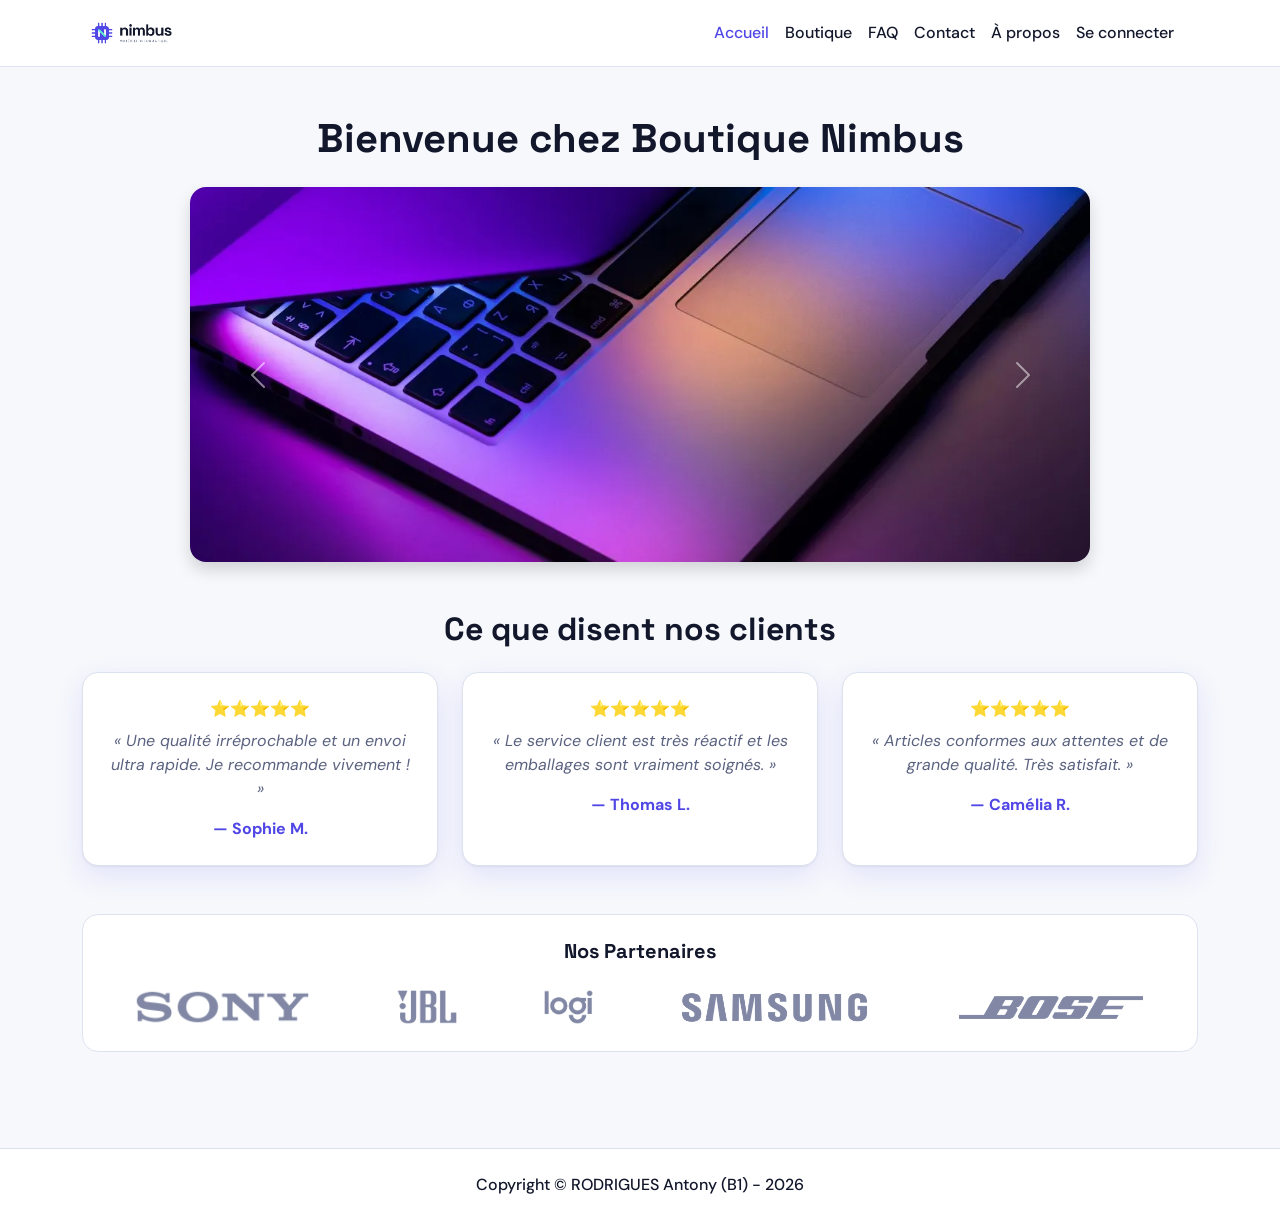
<file: index.html>
<!doctype html>
<html lang="fr">
  <head>
    <meta charset="utf-8" />
    <meta name="viewport" content="width=device-width, initial-scale=1" />
    <title>Boutique Nimbus - Accueil</title>
    <link
      href="https://cdn.jsdelivr.net/npm/bootstrap@5.3.8/dist/css/bootstrap.min.css"
      rel="stylesheet"
    />
    <link rel="stylesheet" href="css/style.css" />
    <link rel="icon" type="image/x-icon" href="images/favicon.ico" />
  </head>
  <body>
    <!-- Header -->
    <header>
      <!-- Navbar -->
      <nav class="navbar navbar-expand-lg">
        <div class="container">
          <a class="navbar-brand" href="index.html">
            <!-- Logos -->
            <img
              src="images/logo-clair.webp"
              alt="Logo Nimbus"
              class="logo-clair"
              height="40"
            />
            <img
              src="images/logo-sombre.webp"
              alt="Logo Nimbus"
              class="logo-sombre"
              height="40"
            />
          </a>
          <button
            class="navbar-toggler"
            type="button"
            aria-label="Ouvrir le menu"
            data-bs-toggle="collapse"
            data-bs-target="#monMenu"
          >
            <span class="navbar-toggler-icon"></span>
          </button>
          <div class="collapse navbar-collapse" id="monMenu">
            <!-- Liste de liens vers les autres pages -->
            <ul class="navbar-nav ms-auto me-lg-3">
              <li class="nav-item">
                <!-- Page Accueil -->
                <a class="nav-link active" href="index.html">Accueil</a>
              </li>
              <li class="nav-item">
                <!-- Page Boutique -->
                <a class="nav-link" href="pages/boutique.html">Boutique</a>
              </li>
              <li class="nav-item">
                <!-- Page FAQ -->
                <a class="nav-link" href="pages/faq.html">FAQ</a>
              </li>
              <li class="nav-item">
                <!-- Page Contact -->
                <a class="nav-link" href="pages/contact.html">Contact</a>
              </li>
              <li class="nav-item">
                <!-- Page À Propos -->
                <a class="nav-link" href="pages/a-propos.html">À propos</a>
              </li>
              <!-- Page Connexion -->
              <li class="nav-item">
                <a class="nav-link" href="pages/connexion.html">Se connecter</a>
              </li>
            </ul>
          </div>
        </div>
      </nav>
    </header>

    <main class="py-5">
      <div class="container">
        <!-- Carrousel -->
        <section class="carrousel-conteneur mx-auto mb-5">
          <h1 class="text-center fw-bold mb-4">
            Bienvenue chez Boutique Nimbus
          </h1>
          <div
            id="carrouselNimbus"
            class="carousel slide rounded-4 overflow-hidden shadow"
            data-bs-ride="carousel"
          >
            <!-- Images du carrousel -->
            <div class="carousel-inner">
              <div class="carousel-item active">
                <img
                  src="images/banner1.webp"
                  class="d-block w-100"
                  alt="Clavier d’ordinateur portable éclairé en violet"
                />
              </div>
              <div class="carousel-item">
                <img
                  src="images/banner2.webp"
                  class="d-block w-100"
                  alt="Casque audio, clavier et souris sans fil sur un bureau"
                />
              </div>
              <div class="carousel-item">
                <img
                  src="images/banner3.webp"
                  class="d-block w-100"
                  alt="Bureau lumineux avec ordinateur portable et plantes vertes"
                />
              </div>
            </div>
            <!-- Bouton image précédente -->
            <button
              class="carousel-control-prev"
              type="button"
              aria-label="Image précédente"
              data-bs-target="#carrouselNimbus"
              data-bs-slide="prev"
            >
              <span class="carousel-control-prev-icon"></span>
            </button>
            <!-- Bouton image suivante -->
            <button
              class="carousel-control-next"
              type="button"
              aria-label="Image suivante"
              data-bs-target="#carrouselNimbus"
              data-bs-slide="next"
            >
              <span class="carousel-control-next-icon"></span>
            </button>
          </div>
        </section>

        <!-- Section 3 Avis Clients -->
        <section class="mb-5">
          <h2 class="text-center fw-bold mb-4">Ce que disent nos clients</h2>
          <div class="row g-4">
            <div class="col-md-4">
              <div class="carte-avis p-4 text-center">
                <p class="mb-2">⭐⭐⭐⭐⭐</p>
                <p class="fst-italic text-muted">
                  « Une qualité irréprochable et un envoi ultra rapide. Je
                  recommande vivement ! »
                </p>
                <p class="fw-bold mb-0 text-primary">— Sophie M.</p>
              </div>
            </div>
            <div class="col-md-4">
              <div class="carte-avis p-4 text-center">
                <p class="mb-2">⭐⭐⭐⭐⭐</p>
                <p class="fst-italic text-muted">
                  « Le service client est très réactif et les emballages sont
                  vraiment soignés. »
                </p>
                <p class="fw-bold mb-0 text-primary">— Thomas L.</p>
              </div>
            </div>
            <div class="col-md-4">
              <div class="carte-avis p-4 text-center">
                <p class="mb-2">⭐⭐⭐⭐⭐</p>
                <p class="fst-italic text-muted">
                  « Articles conformes aux attentes et de grande qualité. Très
                  satisfait. »
                </p>
                <p class="fw-bold mb-0 text-primary">— Camélia R.</p>
              </div>
            </div>
          </div>
        </section>

        <!-- Section 5 Partenaires Alignés -->
        <section class="partenaires-section text-center py-4 rounded-4">
          <h3 class="h5 fw-bold mb-4">Nos Partenaires</h3>
          <div
            class="d-flex justify-content-around align-items-center gap-3 px-3"
          >
            <img
              src="images/partenaire1.webp"
              alt="Logo Sony"
              class="logo-partenaire"
            />
            <img
              src="images/partenaire2.webp"
              alt="Logo JBL"
              class="logo-partenaire"
            />
            <img
              src="images/partenaire3.webp"
              alt="Logo Logitech"
              class="logo-partenaire"
            />
            <img
              src="images/partenaire4.webp"
              alt="Logo Samsung"
              class="logo-partenaire"
            />
            <img
              src="images/partenaire5.webp"
              alt="Logo Bose"
              class="logo-partenaire"
            />
          </div>
        </section>
      </div>
    </main>
    <!-- Footer -->
    <footer class="text-center py-4 mt-5">
      <div class="container">
        <a href="mailto:a.rodrigues2@myskolae.fr"
          >Copyright &copy; RODRIGUES Antony (B1) - 2026</a
        >
      </div>
    </footer>

    <script src="https://cdn.jsdelivr.net/npm/bootstrap@5.3.8/dist/js/bootstrap.bundle.min.js"></script>
  </body>
</html>
</file>
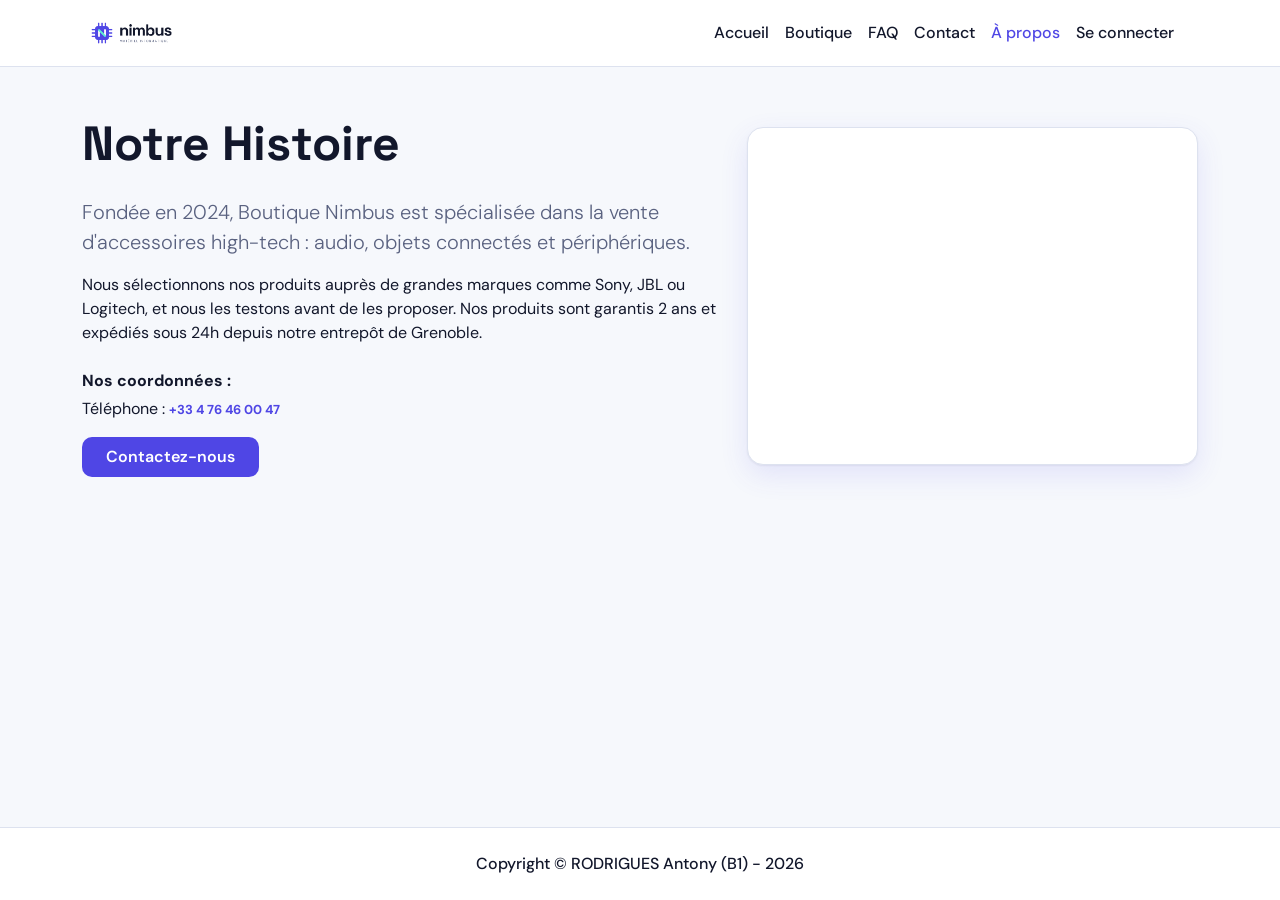
<file: pages/a-propos.html>
<!doctype html>
<html lang="fr">
  <head>
    <meta charset="utf-8" />
    <meta name="viewport" content="width=device-width, initial-scale=1" />
    <title>Boutique Nimbus - À propos</title>
    <link
      href="https://cdn.jsdelivr.net/npm/bootstrap@5.3.8/dist/css/bootstrap.min.css"
      rel="stylesheet"
    />
    <link rel="stylesheet" href="../css/style.css" />
    <link rel="icon" type="image/x-icon" href="../images/favicon.ico" />
  </head>
  <body>
    <!-- Header -->
    <header>
      <!-- Navbar -->
      <nav class="navbar navbar-expand-lg">
        <div class="container">
          <a class="navbar-brand" href="../index.html">
            <!-- Logos -->
            <img
              src="../images/logo-clair.webp"
              alt="Logo Nimbus"
              class="logo-clair"
              height="40"
            />
            <img
              src="../images/logo-sombre.webp"
              alt="Logo Nimbus"
              class="logo-sombre"
              height="40"
            />
          </a>
          <button
            class="navbar-toggler"
            type="button"
            aria-label="Ouvrir le menu"
            data-bs-toggle="collapse"
            data-bs-target="#monMenu"
          >
            <span class="navbar-toggler-icon"></span>
          </button>
          <div class="collapse navbar-collapse" id="monMenu">
            <!-- Liste de liens vers les autres pages -->
            <ul class="navbar-nav ms-auto me-lg-3">
              <li class="nav-item">
                <!-- Page Acccueil -->
                <a class="nav-link" href="../index.html">Accueil</a>
              </li>
              <li class="nav-item">
                <!-- Page Boutique -->
                <a class="nav-link" href="boutique.html">Boutique</a>
              </li>
              <li class="nav-item">
                <!-- Page FAQ -->
                <a class="nav-link" href="faq.html">FAQ</a>
              </li>
              <li class="nav-item">
                <!-- Page Contact -->
                <a class="nav-link" href="contact.html">Contact</a>
              </li>
              <li class="nav-item">
                <!-- Page À Propos -->
                <a class="nav-link active" href="a-propos.html">À propos</a>
              </li>
              <li class="nav-item">
                <!-- Page Connexion -->
                <a class="nav-link" href="connexion.html">Se connecter</a>
              </li>
            </ul>
          </div>
        </div>
      </nav>
    </header>

    <main class="py-5">
      <div class="container">
        <section class="row align-items-center mb-5">
          <!-- Paragraphes description de l'entreprise -->
          <div class="col-lg-7">
            <h1 class="fw-bold display-5 mb-4">Notre Histoire</h1>
            <p class="lead text-muted">
              Fondée en 2024, Boutique Nimbus est spécialisée dans la vente
              d'accessoires high-tech : audio, objets connectés et
              périphériques.
            </p>
            <p>
              Nous sélectionnons nos produits auprès de grandes marques comme
              Sony, JBL ou Logitech, et nous les testons avant de les proposer.
              Nos produits sont garantis 2 ans et expédiés sous 24h depuis notre
              entrepôt de Grenoble.
            </p>
            <div class="mt-4">
              <p class="fw-bold mb-1">Nos coordonnées :</p>
              <!-- Bouton appel -->
              <p class="mb-3">
                Téléphone :
                <a
                  href="tel:+33476460047"
                  class="fw-bold text-decoration-none style-lien-oublie"
                  >+33 4 76 46 00 47</a
                >
              </p>
              <!-- Bouton vers la page contact.html -->
              <a
                href="contact.html"
                class="bouton-action d-inline-block w-auto px-4 py-2 text-decoration-none"
                >Contactez-nous</a
              >
            </div>
          </div>
          <div class="col-lg-5 mt-4 mt-lg-0">
            <div class="carte-propos p-2 overflow-hidden">
              <!-- Minimap localisation ESGI Grenoble -->
              <iframe
                class="minimap"
                src="https://www.google.com/maps/embed?pb=!1m18!1m12!1m3!1d2812.217306925896!2d5.713379576380866!3d45.18269717107073!2m3!1f0!2f0!3f0!3m2!1i1024!2i768!4f13.1!3m3!1m2!1s0x478af491335b2547%3A0xf0fc4c48c909e675!2sESGI%20Grenoble!5e0!3m2!1sfr!2sfr!4v1792471506634!5m2!1sfr!2sfr"
                title="Minimap de l'ESGI Grenoble"
                allowfullscreen
                loading="lazy"
                referrerpolicy="strict-origin-when-cross-origin"
              ></iframe>
            </div>
          </div>
        </section>
      </div>
    </main>
    <!-- Footer -->
    <footer class="text-center py-4 mt-5">
      <div class="container">
        <a href="mailto:a.rodrigues2@myskolae.fr"
          >Copyright &copy; RODRIGUES Antony (B1) - 2026</a
        >
      </div>
    </footer>
    <script src="https://cdn.jsdelivr.net/npm/bootstrap@5.3.8/dist/js/bootstrap.bundle.min.js"></script>
  </body>
</html>
</file>
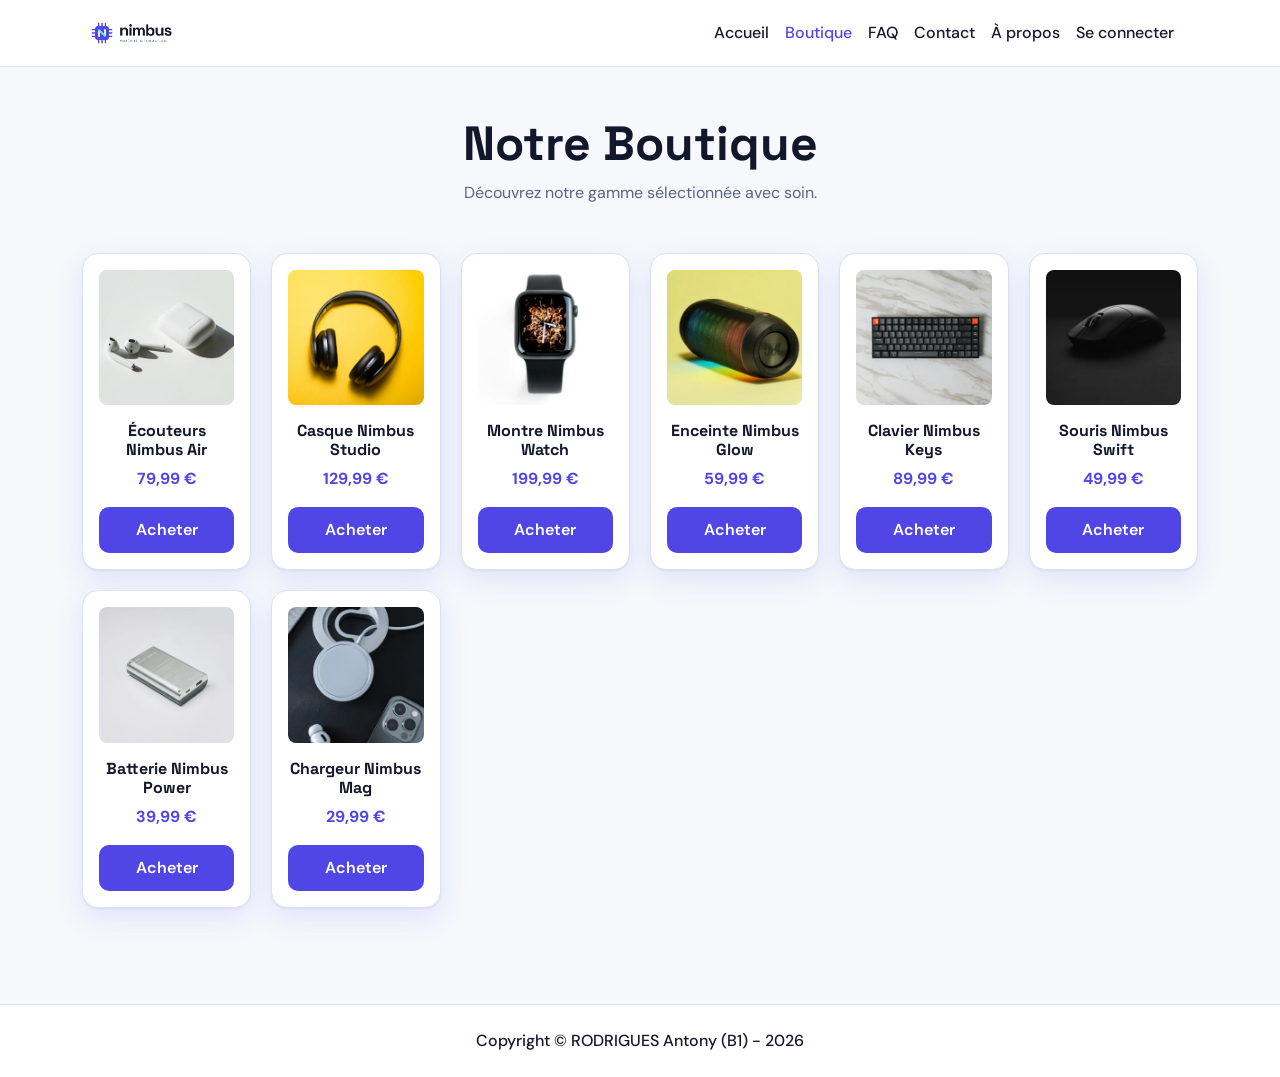
<file: pages/boutique.html>
<!doctype html>
<html lang="fr">
  <head>
    <meta charset="utf-8" />
    <meta name="viewport" content="width=device-width, initial-scale=1" />
    <title>Boutique Nimbus - Produits</title>
    <link
      href="https://cdn.jsdelivr.net/npm/bootstrap@5.3.8/dist/css/bootstrap.min.css"
      rel="stylesheet"
    />
    <link rel="stylesheet" href="../css/style.css" />
    <link rel="icon" type="image/x-icon" href="../images/favicon.ico" />
  </head>
  <body>
    <!-- Header -->
    <header>
      <!-- Navbar -->
      <nav class="navbar navbar-expand-lg">
        <div class="container">
          <a class="navbar-brand" href="../index.html">
            <!-- Logos -->
            <img
              src="../images/logo-clair.webp"
              alt="Logo Nimbus"
              class="logo-clair"
              height="40"
            />
            <img
              src="../images/logo-sombre.webp"
              alt="Logo Nimbus"
              class="logo-sombre"
              height="40"
            />
          </a>
          <button
            class="navbar-toggler"
            type="button"
            aria-label="Ouvrir le menu"
            data-bs-toggle="collapse"
            data-bs-target="#monMenu"
          >
            <span class="navbar-toggler-icon"></span>
          </button>
          <div class="collapse navbar-collapse" id="monMenu">
            <!-- Liste de liens vers les autres pages -->
            <ul class="navbar-nav ms-auto me-lg-3">
              <li class="nav-item">
                <!-- Page Accueil -->
                <a class="nav-link" href="../index.html">Accueil</a>
              </li>
              <li class="nav-item">
                <!-- Page Boutique -->
                <a class="nav-link active" href="boutique.html">Boutique</a>
              </li>
              <li class="nav-item">
                <!-- Page FAQ -->
                <a class="nav-link" href="faq.html">FAQ</a>
              </li>
              <li class="nav-item">
                <!-- Page Contact -->
                <a class="nav-link" href="contact.html">Contact</a>
              </li>
              <li class="nav-item">
                <!-- Page À Propos -->
                <a class="nav-link" href="a-propos.html">À propos</a>
              </li>
              <li class="nav-item">
                <!-- Page Connexion -->
                <a class="nav-link" href="connexion.html">Se connecter</a>
              </li>
            </ul>
          </div>
        </div>
      </nav>
    </header>

    <main class="py-5">
      <div class="container">
        <!-- Titre -->
        <section>
          <div class="text-center mb-5">
            <h1 class="fw-bold display-5 mb-2">Notre Boutique</h1>
            <p class="text-muted">
              Découvrez notre gamme sélectionnée avec soin.
            </p>
          </div>

          <!-- Grille de 8 produits -->
          <div class="grille-boutique">
            <!-- Produit 1 -->
            <div class="carte-produit text-center p-3">
              <img
                src="../images/produit1.webp"
                alt="Écouteurs sans fil blancs à côté de leur boîtier de charge"
                class="img-fluid mb-3 rounded-3"
              />
              <h2 class="h6 fw-bold mb-2">Écouteurs Nimbus Air</h2>
              <p class="fw-bold text-primary mb-3">79,99 €</p>
              <button type="button" class="bouton-action mt-auto">
                Acheter
              </button>
            </div>
            <!-- Produit 2 -->
            <div class="carte-produit text-center p-3">
              <img
                src="../images/produit2.webp"
                alt="Casque audio noir sur fond jaune"
                class="img-fluid mb-3 rounded-3"
              />
              <h2 class="h6 fw-bold mb-2">Casque Nimbus Studio</h2>
              <p class="fw-bold text-primary mb-3">129,99 €</p>
              <button type="button" class="bouton-action mt-auto">
                Acheter
              </button>
            </div>
            <!-- Produit 3 -->
            <div class="carte-produit text-center p-3">
              <img
                src="../images/produit3.webp"
                alt="Montre connectée noire avec bracelet sport"
                class="img-fluid mb-3 rounded-3"
              />
              <h2 class="h6 fw-bold mb-2">Montre Nimbus Watch</h2>
              <p class="fw-bold text-primary mb-3">199,99 €</p>
              <button type="button" class="bouton-action mt-auto">
                Acheter
              </button>
            </div>
            <!-- Produit 4 -->
            <div class="carte-produit text-center p-3">
              <img
                src="../images/produit4.webp"
                alt="Enceinte Bluetooth cylindrique noire avec effets lumineux"
                class="img-fluid mb-3 rounded-3"
              />
              <h2 class="h6 fw-bold mb-2">Enceinte Nimbus Glow</h2>
              <p class="fw-bold text-primary mb-3">59,99 €</p>
              <button type="button" class="bouton-action mt-auto">
                Acheter
              </button>
            </div>
            <!-- Produit 5 -->
            <div class="carte-produit text-center p-3">
              <img
                src="../images/produit5.webp"
                alt="Clavier mécanique compact noir posé sur du marbre"
                class="img-fluid mb-3 rounded-3"
              />
              <h2 class="h6 fw-bold mb-2">Clavier Nimbus Keys</h2>
              <p class="fw-bold text-primary mb-3">89,99 €</p>
              <button type="button" class="bouton-action mt-auto">
                Acheter
              </button>
            </div>
            <!-- Produit 6 -->
            <div class="carte-produit text-center p-3">
              <img
                src="../images/produit6.webp"
                alt="Souris sans fil noire"
                class="img-fluid mb-3 rounded-3"
              />
              <h2 class="h6 fw-bold mb-2">Souris Nimbus Swift</h2>
              <p class="fw-bold text-primary mb-3">49,99 €</p>
              <button type="button" class="bouton-action mt-auto">
                Acheter
              </button>
            </div>
            <!-- Produit 7 -->
            <div class="carte-produit text-center p-3">
              <img
                src="../images/produit7.webp"
                alt="Batterie externe argentée avec port USB-C"
                class="img-fluid mb-3 rounded-3"
              />
              <h2 class="h6 fw-bold mb-2">Batterie Nimbus Power</h2>
              <p class="fw-bold text-primary mb-3">39,99 €</p>
              <button type="button" class="bouton-action mt-auto">
                Acheter
              </button>
            </div>
            <!-- Produit 8 -->
            <div class="carte-produit text-center p-3">
              <img
                src="../images/produit8.webp"
                alt="Chargeur magnétique sans fil blanc à côté d’un smartphone"
                class="img-fluid mb-3 rounded-3"
              />
              <h2 class="h6 fw-bold mb-2">Chargeur Nimbus Mag</h2>
              <p class="fw-bold text-primary mb-3">29,99 €</p>
              <button type="button" class="bouton-action mt-auto">
                Acheter
              </button>
            </div>
          </div>
        </section>
      </div>
    </main>
    <!-- Footer -->
    <footer class="text-center py-4 mt-5">
      <div class="container">
        <a href="mailto:a.rodrigues2@myskolae.fr"
          >Copyright &copy; RODRIGUES Antony (B1) - 2026</a
        >
      </div>
    </footer>
    <script src="https://cdn.jsdelivr.net/npm/bootstrap@5.3.8/dist/js/bootstrap.bundle.min.js"></script>
  </body>
</html>
</file>
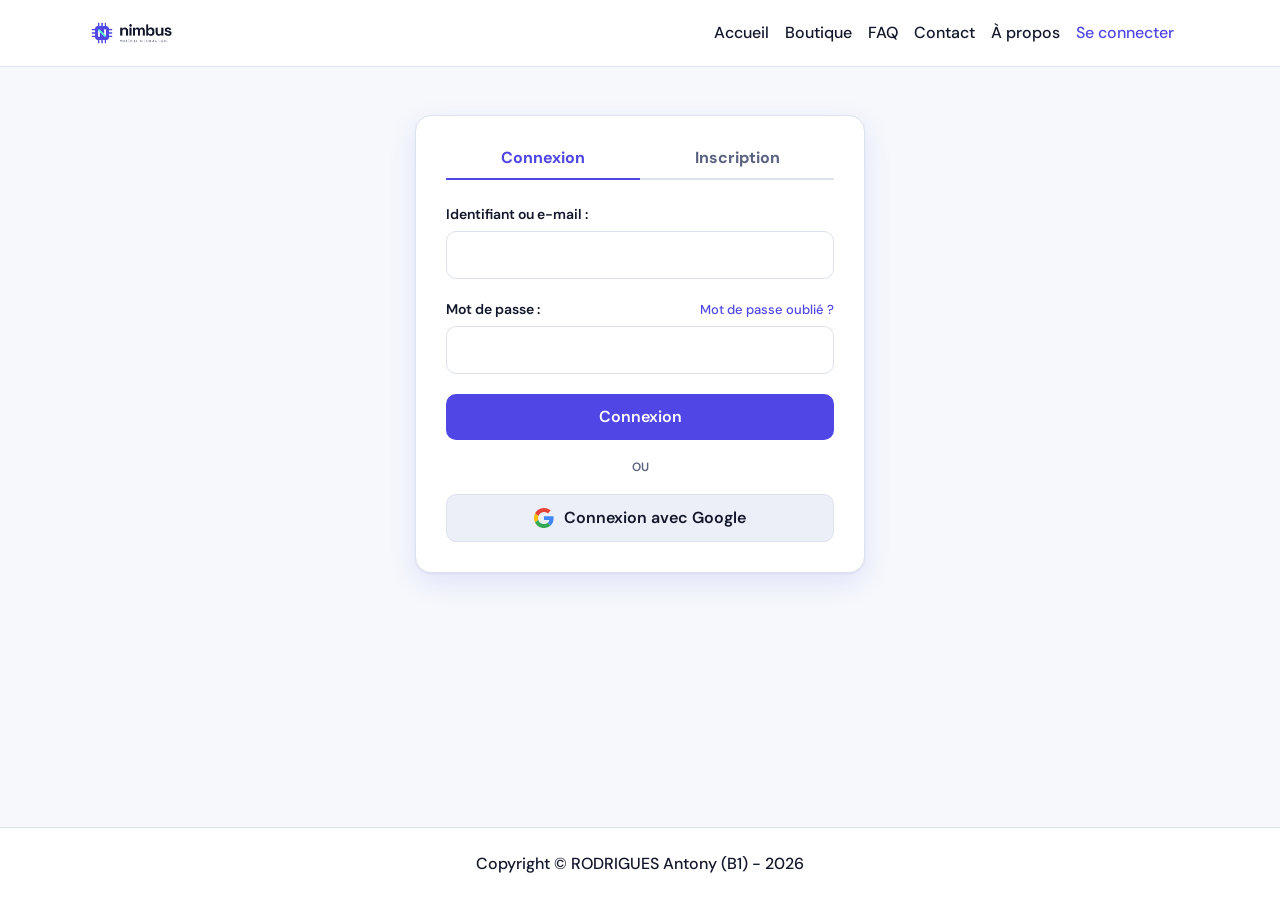
<file: pages/connexion.html>
<!doctype html>
<html lang="fr">
  <head>
    <meta charset="utf-8" />
    <meta name="viewport" content="width=device-width, initial-scale=1" />
    <title>Boutique Nimbus - Connexion</title>
    <link
      href="https://cdn.jsdelivr.net/npm/bootstrap@5.3.8/dist/css/bootstrap.min.css"
      rel="stylesheet"
    />
    <link rel="stylesheet" href="../css/style.css" />
    <link rel="icon" type="image/x-icon" href="../images/favicon.ico" />
  </head>
  <body>
    <!-- Header -->
    <header>
      <!-- Navbar -->
      <nav class="navbar navbar-expand-lg">
        <div class="container">
          <a class="navbar-brand" href="../index.html">
            <!-- Logos -->
            <img
              src="../images/logo-clair.webp"
              alt="Logo Nimbus"
              class="logo-clair"
              height="40"
            />
            <img
              src="../images/logo-sombre.webp"
              alt="Logo Nimbus"
              class="logo-sombre"
              height="40"
            />
          </a>
          <button
            class="navbar-toggler"
            type="button"
            aria-label="Ouvrir le menu"
            data-bs-toggle="collapse"
            data-bs-target="#monMenu"
          >
            <span class="navbar-toggler-icon"></span>
          </button>
          <div class="collapse navbar-collapse" id="monMenu">
            <!-- Liste de liens vers les autres pages -->
            <ul class="navbar-nav ms-auto me-lg-3">
              <li class="nav-item">
                <!-- Page Accueil -->
                <a class="nav-link" href="../index.html">Accueil</a>
              </li>
              <li class="nav-item">
                <!-- Page Boutique -->
                <a class="nav-link" href="boutique.html">Boutique</a>
              </li>
              <li class="nav-item">
                <!-- Page FAQ -->
                <a class="nav-link" href="faq.html">FAQ</a>
              </li>
              <li class="nav-item">
                <!-- Page Contact -->
                <a class="nav-link" href="contact.html">Contact</a>
              </li>
              <li class="nav-item">
                <!-- Page À Propos -->
                <a class="nav-link" href="a-propos.html">À propos</a>
              </li>
              <li class="nav-item">
                <!-- Page Connexion -->
                <a class="nav-link active" href="connexion.html"
                  >Se connecter</a
                >
              </li>
            </ul>
          </div>
        </div>
      </nav>
    </header>

    <main class="page-connexion py-5">
      <div class="container">
        <!-- Sélection Connexion/Inscription -->
        <section class="boite-connexion" aria-label="Connexion et inscription">
          <input
            type="radio"
            name="auth-switch"
            id="choix-connexion"
            checked
            hidden
          />
          <input
            type="radio"
            name="auth-switch"
            id="choix-inscription"
            hidden
          />

          <div class="d-flex mb-4">
            <label
              for="choix-connexion"
              class="btn-onglet w-50 fw-bold text-center pb-2"
              >Connexion</label
            >
            <label
              for="choix-inscription"
              class="btn-onglet w-50 fw-bold text-center pb-2"
              >Inscription</label
            >
          </div>

          <!-- Formulaire Connexion -->
          <form
            class="formulaire-bloc"
            id="box-connexion"
            action="#"
            method="POST"
            novalidate
          >
            <div class="groupe-champ">
              <label for="identifiant" class="label-saisie"
                >Identifiant ou e-mail :</label
              >
              <input
                type="text"
                name="identifiant"
                id="identifiant"
                class="champ-saisie"
                required
              />
              <span class="message-erreur">Veuillez remplir ce champ.</span>
            </div>

            <div class="groupe-champ">
              <div class="d-flex justify-content-between align-items-center">
                <label for="mdp" class="label-saisie mb-0"
                  >Mot de passe :</label
                >
                <a href="#" class="text-decoration-none small style-lien-oublie"
                  >Mot de passe oublié ?</a
                >
              </div>
              <input
                type="password"
                id="mdp"
                name="mdp"
                class="champ-saisie"
                required
              />
              <span class="message-erreur">Veuillez remplir ce champ.</span>
            </div>

            <input type="submit" value="Connexion" class="bouton-action" />

            <div class="separateur">OU</div>

            <!-- Connexion avec google -->
            <button type="button" class="bouton-google">
              <svg
                xmlns="http://www.w3.org/2000/svg"
                viewBox="0 0 48 48"
                width="20"
                height="20"
              >
                <path
                  fill="#EA4335"
                  d="M24 9.5c3.54 0 6.71 1.22 9.21 3.6l6.85-6.85C35.9 2.38 30.47 0 24 0 14.62 0 6.51 5.38 2.56 13.22l7.98 6.19C12.43 13.7 17.74 9.5 24 9.5z"
                />
                <path
                  fill="#4285F4"
                  d="M46.98 24.55c0-1.57-.15-3.09-.38-4.55H24v9.02h12.94c-.58 2.96-2.26 5.48-4.78 7.18l7.73 6c4.51-4.18 7.09-10.36 7.09-17.65z"
                />
                <path
                  fill="#FBBC05"
                  d="M10.53 28.59c-.48-1.45-.76-2.99-.76-4.59s.27-3.14.76-4.59l-7.98-6.19C.92 16.46 0 20.12 0 24c0 3.88.92 7.54 2.56 10.78l7.97-6.19z"
                />
                <path
                  fill="#34A853"
                  d="M24 48c6.48 0 11.93-2.13 15.89-5.81l-7.73-6c-2.15 1.45-4.92 2.3-8.16 2.3-6.26 0-11.57-4.22-13.47-9.91l-7.98 6.19C6.51 42.62 14.62 48 24 48z"
                />
              </svg>
              Connexion avec Google
            </button>
          </form>

          <!-- FORMULAIRE Inscription -->
          <form
            class="formulaire-bloc"
            id="box-inscription"
            action="#"
            method="POST"
            novalidate
          >
            <div class="groupe-champ">
              <label for="nom-inscription" class="label-saisie"
                >Nom d'utilisateur :</label
              >
              <input
                type="text"
                name="nom"
                id="nom-inscription"
                class="champ-saisie"
                required
              />
              <span class="message-erreur">Veuillez remplir ce champ.</span>
            </div>

            <div class="groupe-champ">
              <label for="email-inscription" class="label-saisie"
                >Adresse e-mail :</label
              >
              <input
                type="email"
                name="email"
                id="email-inscription"
                class="champ-saisie"
                required
              />
              <span class="message-erreur">Veuillez remplir ce champ.</span>
            </div>

            <div class="groupe-champ">
              <label for="mdp-inscription" class="label-saisie"
                >Mot de passe :</label
              >
              <input
                type="password"
                id="mdp-inscription"
                name="mdp"
                class="champ-saisie"
                required
              />
              <span class="message-erreur">Veuillez remplir ce champ.</span>
            </div>

            <div class="groupe-champ">
              <label for="confirm-mdp-inscription" class="label-saisie"
                >Confirmation mot de passe :</label
              >
              <input
                type="password"
                id="confirm-mdp-inscription"
                name="confirm-mdp"
                class="champ-saisie"
                required
              />
              <span class="message-erreur">Veuillez remplir ce champ.</span>
            </div>

            <input type="submit" value="S'inscrire" class="bouton-action" />

            <div class="separateur">OU</div>

            <!-- Inscription avec Google -->
            <button type="button" class="bouton-google">
              <svg
                xmlns="http://www.w3.org/2000/svg"
                viewBox="0 0 48 48"
                width="20"
                height="20"
              >
                <path
                  fill="#EA4335"
                  d="M24 9.5c3.54 0 6.71 1.22 9.21 3.6l6.85-6.85C35.9 2.38 30.47 0 24 0 14.62 0 6.51 5.38 2.56 13.22l7.98 6.19C12.43 13.7 17.74 9.5 24 9.5z"
                />
                <path
                  fill="#4285F4"
                  d="M46.98 24.55c0-1.57-.15-3.09-.38-4.55H24v9.02h12.94c-.58 2.96-2.26 5.48-4.78 7.18l7.73 6c4.51-4.18 7.09-10.36 7.09-17.65z"
                />
                <path
                  fill="#FBBC05"
                  d="M10.53 28.59c-.48-1.45-.76-2.99-.76-4.59s.27-3.14.76-4.59l-7.98-6.19C.92 16.46 0 20.12 0 24c0 3.88.92 7.54 2.56 10.78l7.97-6.19z"
                />
                <path
                  fill="#34A853"
                  d="M24 48c6.48 0 11.93-2.13 15.89-5.81l-7.73-6c-2.15 1.45-4.92 2.3-8.16 2.3-6.26 0-11.57-4.22-13.47-9.91l-7.98 6.19C6.51 42.62 14.62 48 24 48z"
                />
              </svg>
              S'inscrire avec Google
            </button>
          </form>
        </section>
      </div>
    </main>
    <!-- Footer -->
    <footer class="text-center py-4 mt-5">
      <div class="container">
        <a href="mailto:a.rodrigues2@myskolae.fr"
          >Copyright &copy; RODRIGUES Antony (B1) - 2026</a
        >
      </div>
    </footer>
    <script src="https://cdn.jsdelivr.net/npm/bootstrap@5.3.8/dist/js/bootstrap.bundle.min.js"></script>
    <!-- Bloque l'infobulle native du navigateur si des champs sont invalides -->
    <script>
      document.querySelectorAll("form").forEach((form) => {
        form.addEventListener("submit", (e) => {
          if (!form.checkValidity()) {
            e.preventDefault();
          }
        });
      });
    </script>
  </body>
</html>
</file>
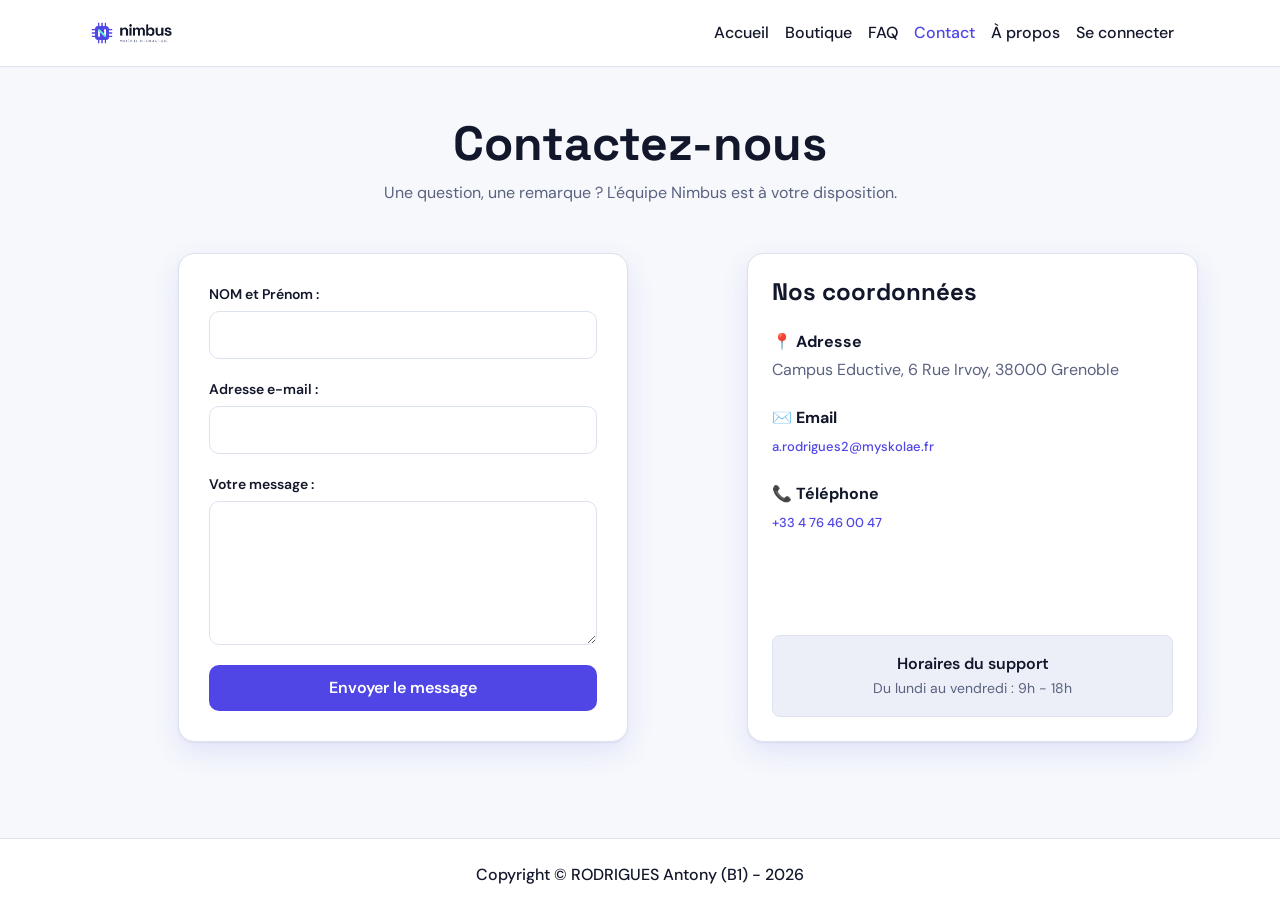
<file: pages/contact.html>
<!doctype html>
<html lang="fr">
  <head>
    <meta charset="utf-8" />
    <meta name="viewport" content="width=device-width, initial-scale=1" />
    <title>Boutique Nimbus - Contact</title>
    <link
      href="https://cdn.jsdelivr.net/npm/bootstrap@5.3.8/dist/css/bootstrap.min.css"
      rel="stylesheet"
    />
    <link rel="stylesheet" href="../css/style.css" />
    <link rel="icon" type="image/x-icon" href="../images/favicon.ico" />
  </head>
  <body>
    <!-- Header -->
    <header>
      <!-- Navbar -->
      <nav class="navbar navbar-expand-lg">
        <div class="container">
          <a class="navbar-brand" href="../index.html">
            <!-- Logos -->
            <img
              src="../images/logo-clair.webp"
              alt="Logo Nimbus"
              class="logo-clair"
              height="40"
            />
            <img
              src="../images/logo-sombre.webp"
              alt="Logo Nimbus"
              class="logo-sombre"
              height="40"
            />
          </a>
          <button
            class="navbar-toggler"
            type="button"
            aria-label="Ouvrir le menu"
            data-bs-toggle="collapse"
            data-bs-target="#monMenu"
          >
            <span class="navbar-toggler-icon"></span>
          </button>
          <div class="collapse navbar-collapse" id="monMenu">
            <!-- Liste de liens vers les autres pages -->
            <ul class="navbar-nav ms-auto me-lg-3">
              <li class="nav-item">
                <!-- Page Accueil -->
                <a class="nav-link" href="../index.html">Accueil</a>
              </li>
              <li class="nav-item">
                <!-- Page Boutique -->
                <a class="nav-link" href="boutique.html">Boutique</a>
              </li>
              <li class="nav-item">
                <!-- Page FAQ -->
                <a class="nav-link" href="faq.html">FAQ</a>
              </li>
              <li class="nav-item">
                <!-- Page Contact -->
                <a class="nav-link active" href="contact.html">Contact</a>
              </li>
              <li class="nav-item">
                <!-- Page À Propos -->
                <a class="nav-link" href="a-propos.html">À propos</a>
              </li>
              <li class="nav-item">
                <!-- Page Connexion -->
                <a class="nav-link" href="connexion.html">Se connecter</a>
              </li>
            </ul>
          </div>
        </div>
      </nav>
    </header>

    <main class="py-5">
      <div class="container">
        <!-- Titre -->
        <div class="text-center mb-5">
          <h1 class="fw-bold display-5 mb-2">Contactez-nous</h1>
          <p class="text-muted">
            Une question, une remarque ? L'équipe Nimbus est à votre
            disposition.
          </p>
        </div>

        <section
          class="row g-4 justify-content-center"
          aria-label="Formulaire et coordonnées de contact"
        >
          <!-- Formulaire de contact -->
          <div class="col-lg-7">
            <form
              class="boite-connexion max-w-none"
              action="#"
              method="POST"
              novalidate
            >
              <div class="groupe-champ">
                <label for="nom-contact" class="label-saisie"
                  >NOM et Prénom :</label
                >
                <input
                  type="text"
                  id="nom-contact"
                  name="nom"
                  class="champ-saisie"
                  required
                />
                <span class="message-erreur">Veuillez remplir ce champ.</span>
              </div>

              <div class="groupe-champ">
                <label for="email-contact" class="label-saisie"
                  >Adresse e-mail :</label
                >
                <input
                  type="email"
                  id="email-contact"
                  name="email"
                  class="champ-saisie"
                  required
                />
                <span class="message-erreur">Veuillez remplir ce champ.</span>
              </div>

              <div class="groupe-champ">
                <label for="message-contact" class="label-saisie"
                  >Votre message :</label
                >
                <textarea
                  id="message-contact"
                  name="message"
                  rows="5"
                  class="champ-saisie"
                  required
                ></textarea>
                <span class="message-erreur">Veuillez remplir ce champ.</span>
              </div>

              <input
                type="submit"
                value="Envoyer le message"
                class="bouton-action"
              />
            </form>
          </div>

          <!-- Coordonnées -->
          <div class="col-lg-5">
            <div
              class="carte-propos p-4 d-flex flex-column justify-content-between h-100"
            >
              <div>
                <h2 class="h4 fw-bold mb-4">Nos coordonnées</h2>
                <div class="mb-4">
                  <p class="fw-bold mb-1">📍 Adresse</p>
                  <p class="text-muted mb-0">
                    Campus Eductive, 6 Rue Irvoy, 38000 Grenoble
                  </p>
                </div>
                <div class="mb-4">
                  <p class="fw-bold mb-1">✉️ Email</p>
                  <a
                    href="mailto:a.rodrigues2@myskolae.fr"
                    class="style-lien-oublie text-decoration-none"
                    >a.rodrigues2@myskolae.fr</a
                  >
                </div>
                <div class="mb-4">
                  <p class="fw-bold mb-1">📞 Téléphone</p>
                  <a
                    href="tel:+33476460047"
                    class="style-lien-oublie text-decoration-none"
                    >+33 4 76 46 00 47</a
                  >
                </div>
              </div>
              <div class="p-3 bg-surface2 rounded-3 text-center mt-3">
                <p class="fw-semibold mb-0">Horaires du support</p>
                <small class="text-muted"
                  >Du lundi au vendredi : 9h - 18h</small
                >
              </div>
            </div>
          </div>
        </section>
      </div>
    </main>
    <!-- Footer -->
    <footer class="text-center py-4 mt-5">
      <div class="container">
        <a href="mailto:a.rodrigues2@myskolae.fr"
          >Copyright &copy; RODRIGUES Antony (B1) - 2026</a
        >
      </div>
    </footer>

    <script src="https://cdn.jsdelivr.net/npm/bootstrap@5.3.8/dist/js/bootstrap.bundle.min.js"></script>
    <!-- Bloque l'infobulle native du navigateur si des champs sont invalides -->
    <script>
      document.querySelectorAll("form").forEach((form) => {
        form.addEventListener("submit", (e) => {
          if (!form.checkValidity()) {
            e.preventDefault();
          }
        });
      });
    </script>
  </body>
</html>
</file>
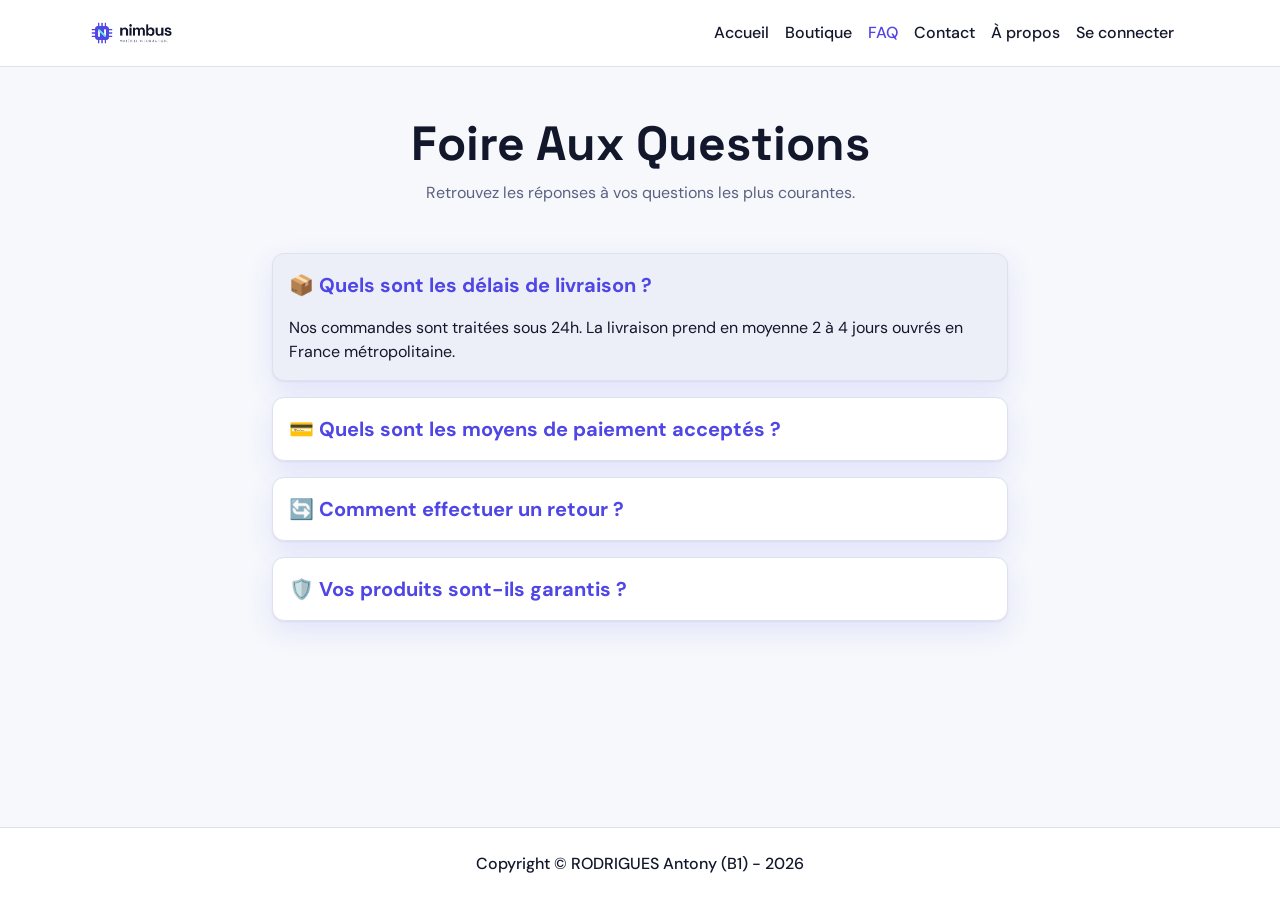
<file: pages/faq.html>
<!doctype html>
<html lang="fr">
  <head>
    <meta charset="utf-8" />
    <meta name="viewport" content="width=device-width, initial-scale=1" />
    <title>Boutique Nimbus - FAQ</title>
    <link
      href="https://cdn.jsdelivr.net/npm/bootstrap@5.3.8/dist/css/bootstrap.min.css"
      rel="stylesheet"
    />
    <link rel="stylesheet" href="../css/style.css" />
    <link rel="icon" type="image/x-icon" href="../images/favicon.ico" />
  </head>
  <body>
    <!-- Header -->
    <header>
      <!-- Navbar -->
      <nav class="navbar navbar-expand-lg">
        <div class="container">
          <a class="navbar-brand" href="../index.html">
            <!-- Logos -->
            <img
              src="../images/logo-clair.webp"
              alt="Logo Nimbus"
              class="logo-clair"
              height="40"
            />
            <img
              src="../images/logo-sombre.webp"
              alt="Logo Nimbus"
              class="logo-sombre"
              height="40"
            />
          </a>
          <button
            class="navbar-toggler"
            type="button"
            aria-label="Ouvrir le menu"
            data-bs-toggle="collapse"
            data-bs-target="#monMenu"
          >
            <span class="navbar-toggler-icon"></span>
          </button>
          <div class="collapse navbar-collapse" id="monMenu">
            <!-- Liste de liens vers les autres pages -->
            <ul class="navbar-nav ms-auto me-lg-3">
              <li class="nav-item">
                <!-- Page Accueil -->
                <a class="nav-link" href="../index.html">Accueil</a>
              </li>
              <li class="nav-item">
                <!-- Page Boutique -->
                <a class="nav-link" href="boutique.html">Boutique</a>
              </li>
              <li class="nav-item">
                <!-- Page FAQ -->
                <a class="nav-link active" href="faq.html">FAQ</a>
              </li>
              <li class="nav-item">
                <!-- Page Contact -->
                <a class="nav-link" href="contact.html">Contact</a>
              </li>
              <li class="nav-item">
                <!-- Page À Propos -->
                <a class="nav-link" href="a-propos.html">À propos</a>
              </li>
              <li class="nav-item">
                <!-- Page Connexion -->
                <a class="nav-link" href="connexion.html">Se connecter</a>
              </li>
            </ul>
          </div>
        </div>
      </nav>
    </header>

    <main class="py-5">
      <div class="container">
        <section>
          <!-- Titre -->
          <div class="text-center mb-5">
            <h1 class="fw-bold display-5 mb-2">Foire Aux Questions</h1>
            <p class="text-muted">
              Retrouvez les réponses à vos questions les plus courantes.
            </p>
          </div>
          <!-- Liste des questions/réponses -->
          <div class="row justify-content-center">
            <div class="col-lg-8">
              <!-- Question 1 -->
              <details class="carte-faq mb-3 p-3" open>
                <summary class="fw-bold fs-5 text-primary">
                  📦 Quels sont les délais de livraison ?
                </summary>
                <p class="mt-3 mb-0">
                  Nos commandes sont traitées sous 24h. La livraison prend en
                  moyenne 2 à 4 jours ouvrés en France métropolitaine.
                </p>
              </details>
              <!-- Question 2 -->
              <details class="carte-faq mb-3 p-3">
                <summary class="fw-bold fs-5 text-primary">
                  💳 Quels sont les moyens de paiement acceptés ?
                </summary>
                <p class="mt-3 mb-0">
                  Nous acceptons les cartes bancaires (Visa, MasterCard, Carte
                  Bleue) ainsi que le paiement rapide avec Google.
                </p>
              </details>
              <!-- Question 3 -->
              <details class="carte-faq mb-3 p-3">
                <summary class="fw-bold fs-5 text-primary">
                  🔄 Comment effectuer un retour ?
                </summary>
                <p class="mt-3 mb-0">
                  Vous disposez de 14 jours à compter de la réception de votre
                  colis pour faire une demande de retour auprès de notre support
                  client.
                </p>
              </details>
              <!-- Question 4 -->
              <details class="carte-faq mb-3 p-3">
                <summary class="fw-bold fs-5 text-primary">
                  🛡️ Vos produits sont-ils garantis ?
                </summary>
                <p class="mt-3 mb-0">
                  Oui, tous nos produits sont garantis 2 ans. En cas de panne,
                  contactez notre support client pour un échange ou une
                  réparation.
                </p>
              </details>
            </div>
          </div>
        </section>
      </div>
    </main>
    <!-- Footer -->
    <footer class="text-center py-4 mt-5">
      <div class="container">
        <a href="mailto:a.rodrigues2@myskolae.fr"
          >Copyright &copy; RODRIGUES Antony (B1) - 2026</a
        >
      </div>
    </footer>
    <script src="https://cdn.jsdelivr.net/npm/bootstrap@5.3.8/dist/js/bootstrap.bundle.min.js"></script>
  </body>
</html>
</file>
<file: css/style.css>
/* --- 1. POLICES ET CHARTE GRAPHIQUE (:root) --- */
@import url("https://fonts.googleapis.com/css2?family=DM+Sans:wght@400;500;600&family=Space+Grotesk:wght@500;600;700&display=swap");

:root {
  --bg: #f6f8fc;
  --surface: #ffffff;
  --surface2: #eceff7;
  --text: #12172b;
  --muted: #5a6280;
  --border: #dde2ef;
  --primary: #4f46e5;
  --on-primary: #ffffff;
  --err: #ff4d4d;
  --info: #1d6fb8;
  --shadow:
    0 1px 2px rgba(18, 23, 43, 0.06), 0 10px 28px rgba(79, 70, 229, 0.12);
  --head: "Space Grotesk", sans-serif;
  --sans: "DM Sans", sans-serif;
  color-scheme: light;
}

/* Mode sombre automatique (prefers-color-scheme) */
@media (prefers-color-scheme: dark) {
  :root {
    --bg: #0b0f1f;
    --surface: #131933;
    --surface2: #1b2245;
    --text: #eef1fb;
    --muted: #9aa3c4;
    --border: #272f55;
    --primary: #8b93ff;
    --on-primary: #0b0f1f;
    --shadow: 0 1px 2px rgba(0, 0, 0, 0.5), 0 10px 28px rgba(0, 0, 0, 0.5);
    color-scheme: dark;
  }
}

/* --- 2. BASE ET LAYOUT --- */
*,
*::before,
*::after {
  box-sizing: border-box;
}

body {
  background-color: var(--bg);
  color: var(--text);
  font-family: var(--sans);
  margin: 0;
  min-height: 100vh;
  display: flex;
  flex-direction: column;
}

main {
  flex: 1;
}

h1,
h2,
h3,
h4,
h5,
h6 {
  font-family: var(--head);
  color: var(--text);
}

/* Surcharge de la classe Bootstrap pour garantir la lisibilité du texte secondaire */
.text-muted {
  color: var(--muted) !important;
}

/* Remplace le bleu de Bootstrap par la couleur de la charte (marche aussi en mode sombre) */
.text-primary {
  color: var(--primary) !important;
}

/* Fond adapté pour les blocs d'information */
.bg-surface2 {
  background-color: var(--surface2) !important;
  border: 1px solid var(--border);
}

/* Navigation */
.navbar {
  background-color: var(--surface);
  border-bottom: 1px solid var(--border);
}
.navbar .nav-link {
  color: var(--text);
  font-weight: 500;
}
.navbar .nav-link.active,
.navbar .nav-link:hover {
  color: var(--primary);
}
.navbar-toggler {
  border-color: var(--border);
}

/* Logos réactifs Clair / Sombre */
.logo-clair,
.logo-sombre {
  height: 40px;
  width: auto;
}
.logo-clair {
  display: inline-block;
}
.logo-sombre {
  display: none;
}

@media (prefers-color-scheme: dark) {
  .logo-clair {
    display: none;
  }
  .logo-sombre {
    display: inline-block;
  }
  .navbar-toggler-icon {
    filter: invert(1);
  }
}

/* Footer */
footer {
  background-color: var(--surface);
  border-top: 1px solid var(--border);
}

footer a {
  color: var(--text);
  text-decoration: none;
  font-weight: 500;
  transition: color 0.2s;
}
footer a:hover {
  color: var(--primary);
}

/* --- 3. PAGE D'ACCUEIL --- */
.carrousel-conteneur {
  max-width: 900px;
}

.carte-avis {
  background-color: var(--surface);
  border: 1px solid var(--border);
  border-radius: 16px;
  box-shadow: var(--shadow);
  height: 100%;
}

.partenaires-section {
  background-color: var(--surface);
  border: 1px solid var(--border);
}

.logo-partenaire {
  max-height: 40px;
  max-width: 18%;
  min-width: 0;
  height: auto;
  opacity: 0.85;
  transition:
    transform 0.2s,
    opacity 0.2s;
}

.logo-partenaire:hover {
  transform: scale(1.05);
  opacity: 1;
}

/* --- 4. BOUTIQUE (Grille Grid max 6 cartes/ligne) --- */
.grille-boutique {
  display: grid;
  grid-template-columns: repeat(auto-fill, minmax(150px, 1fr));
  gap: 20px;
}

@media (min-width: 1200px) {
  .grille-boutique {
    grid-template-columns: repeat(6, 1fr);
  }
}

.carte-produit {
  background-color: var(--surface);
  border: 1px solid var(--border);
  border-radius: 16px;
  box-shadow: var(--shadow);
  display: flex;
  flex-direction: column;
  transition: transform 0.2s;
}

.carte-produit:hover {
  transform: translateY(-5px);
}

/* --- 5. FORMULAIRES, BOUTONS ET ERREURS --- */
.boite-connexion {
  background-color: var(--surface);
  border: 1px solid var(--border);
  border-radius: 16px;
  box-shadow: var(--shadow);
  padding: 30px;
  margin: 0 auto;
  max-width: 450px;
}

.groupe-champ {
  margin-bottom: 1.25rem;
  display: flex;
  flex-direction: column;
}

.champ-saisie,
textarea.champ-saisie {
  width: 100%;
  background-color: var(--surface);
  border: 1.5px solid var(--border);
  border-radius: 10px;
  padding: 11px 14px;
  color: var(--text);
  font-family: var(--sans);
}

.champ-saisie:focus {
  outline: 3px solid var(--info);
  border-color: transparent;
}

.bouton-action {
  width: 100%;
  padding: 11px;
  background-color: var(--primary);
  color: var(--on-primary);
  border: none;
  border-radius: 10px;
  font-weight: 600;
  cursor: pointer;
  transition:
    opacity 0.2s,
    transform 0.1s;
}

.bouton-action:hover {
  opacity: 0.9;
}
.bouton-action:active {
  transform: scale(0.98);
}

.separateur {
  text-align: center;
  margin: 18px 0;
  color: var(--muted);
  font-weight: 600;
  font-size: 12px;
}

/* Bouton Google */
.bouton-google {
  display: flex;
  align-items: center;
  justify-content: center;
  gap: 10px;
  width: 100%;
  background-color: var(--surface2);
  color: var(--text);
  padding: 11px;
  border: 1.5px solid var(--border);
  border-radius: 10px;
  font-weight: 600;
  cursor: pointer;
  transition: filter 0.15s;
}

.bouton-google:hover {
  filter: brightness(0.95);
}

.style-lien-oublie {
  color: var(--primary);
  font-size: 13px;
  font-weight: 500;
}

/* Bascule Connexion / Inscription CSS */
.formulaire-bloc {
  display: none;
}
#choix-connexion:checked ~ #box-connexion {
  display: block;
}
#choix-inscription:checked ~ #box-inscription {
  display: block;
}

.boite-connexion .d-flex.mb-4 {
  border-bottom: 2px solid var(--border);
}
.btn-onglet {
  color: var(--muted);
  cursor: pointer;
  border-bottom: 2px solid transparent;
  margin-bottom: -2px;
}

#choix-connexion:checked ~ .d-flex label[for="choix-connexion"],
#choix-inscription:checked ~ .d-flex label[for="choix-inscription"] {
  color: var(--primary);
  border-bottom-color: var(--primary);
}

/* Gestion dynamique des erreurs (:user-invalid) */
.message-erreur {
  display: none;
  color: var(--err);
  font-size: 12px;
  margin-top: 6px;
  font-weight: 500;
}

.champ-saisie:user-invalid {
  border-color: var(--err) !important;
}

.champ-saisie:user-invalid + .message-erreur {
  display: block;
}

/* Espacement sous la ligne label + mot de passe oublié */
.groupe-champ .d-flex {
  margin-bottom: 6px;
}

/* S'assure que tous les labels ont bien une marge en dessous */
.label-saisie {
  font-weight: 600;
  font-size: 14px;
  margin-bottom: 6px;
  color: var(--text);
  display: inline-block;
}

/* --- 6. ACCORDÉONS FAQ (details / summary) --- */
details.carte-faq {
  background-color: var(--surface);
  border: 1px solid var(--border);
  border-radius: 12px;
  box-shadow: var(--shadow);
}

details.carte-faq summary {
  cursor: pointer;
  list-style: none;
  user-select: none;
}

details.carte-faq summary::-webkit-details-marker {
  display: none;
}
details.carte-faq[open] {
  background-color: var(--surface2);
}

/* --- 7. PAGE À PROPOS --- */
.carte-propos {
  background-color: var(--surface);
  border: 1px solid var(--border);
  border-radius: 16px;
  box-shadow: var(--shadow);
}

.minimap {
  display: block;
  width: 100%;
  height: 320px;
  border: 0;
  border-radius: 12px;
}
</file>
